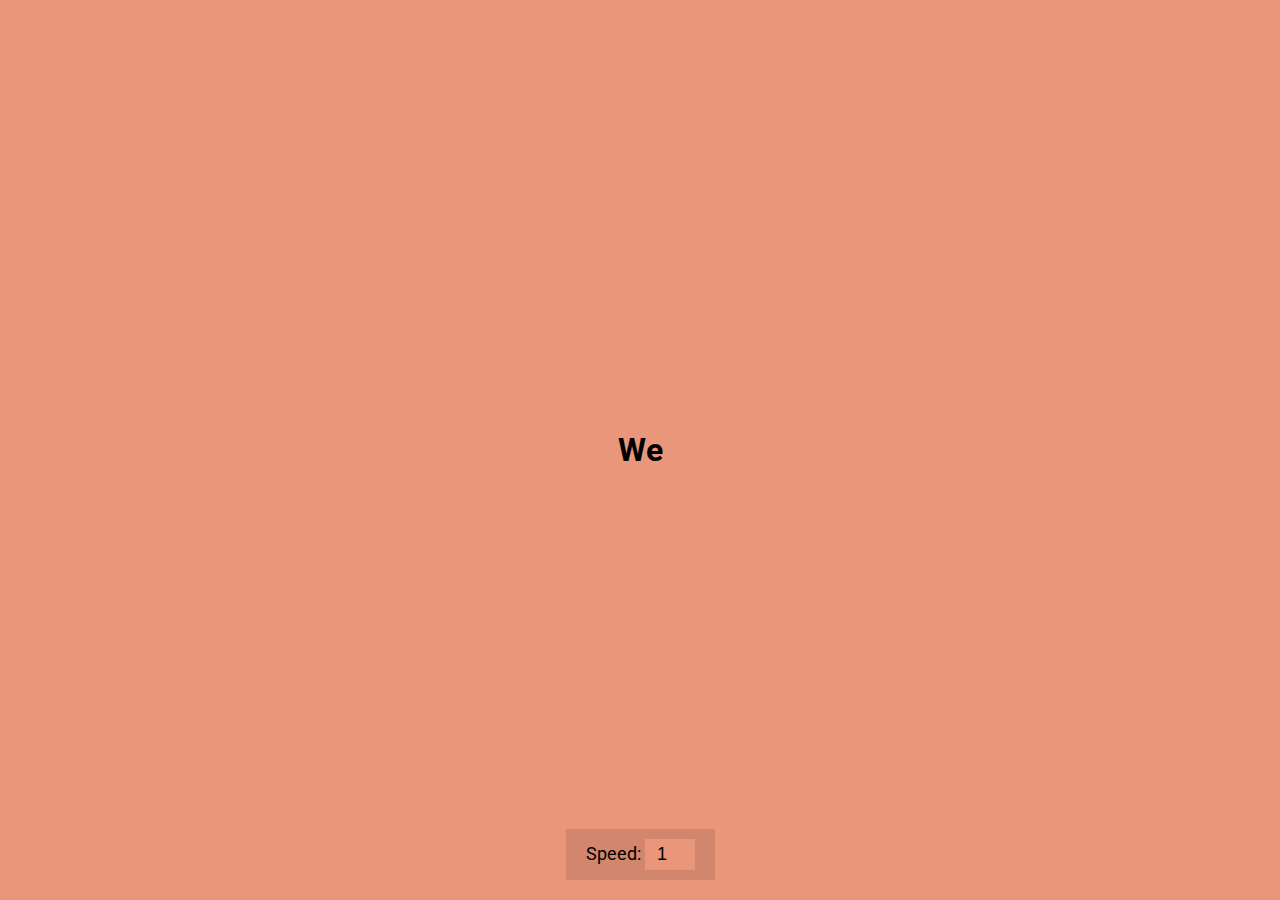
<file: auto-text-effect/index.html>
<!DOCTYPE html>
<html lang="en">
  <head>
    <meta charset="UTF-8" />
    <meta name="viewport" content="width=device-width, initial-scale=1.0" />
    <link rel="stylesheet" href="style.css" />
    <title>Auto Text Effect</title>
  </head>
  <body>
    <h1 id="text">Starting...</h1>

    <div>
      <label for="speed">Speed:</label>
      <input type="number" name="speed" id="speed" value="1" min="1" max="10" step="1">
    </div>

    <script src="script.js"></script>
  </body>
</html>
</file>
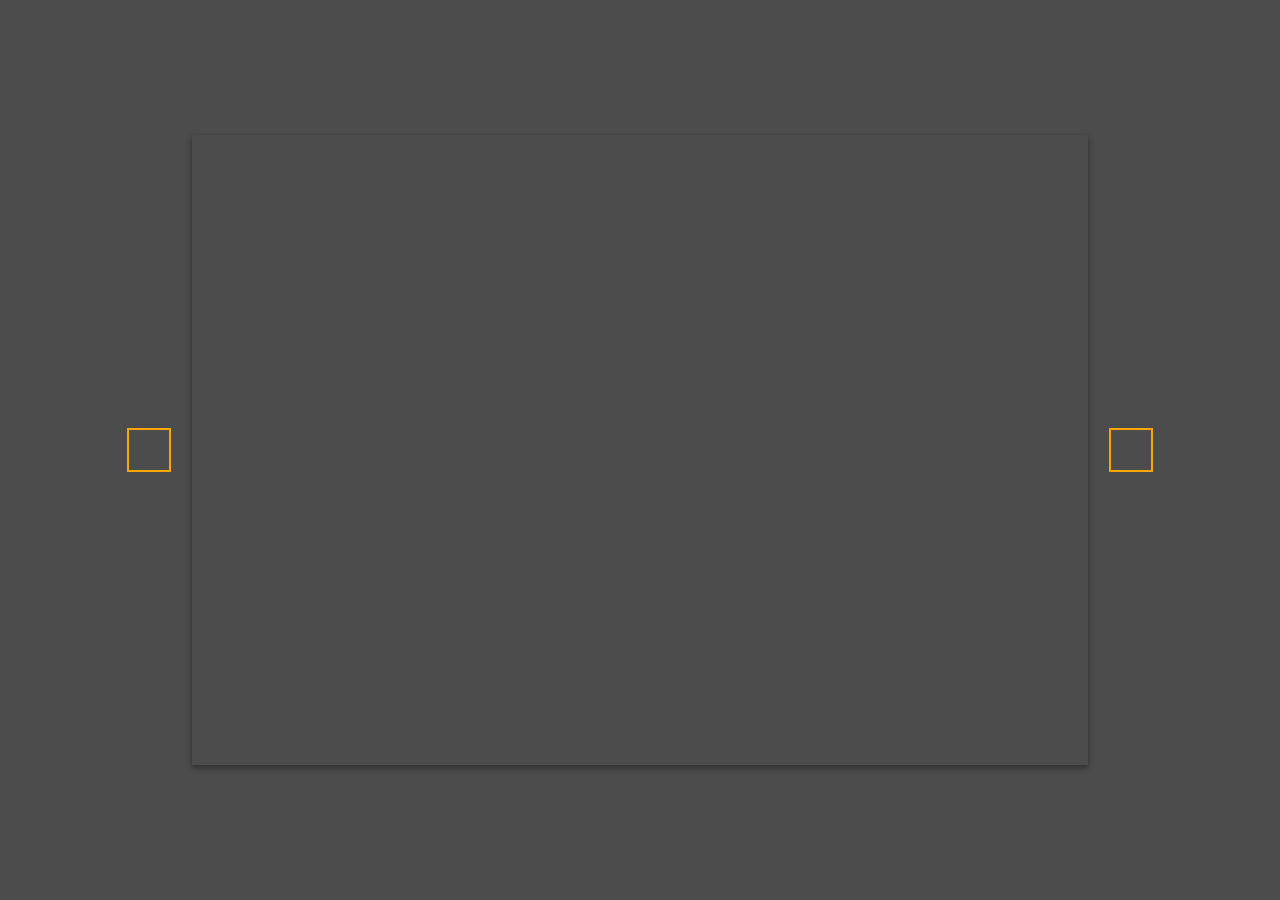
<file: background-slider/index.html>
<!DOCTYPE html>
<html lang="en">
  <head>
    <meta charset="UTF-8" />
    <meta name="viewport" content="width=device-width, initial-scale=1.0" />
    <link
      rel="stylesheet"
      href="https://cdnjs.cloudflare.com/ajax/libs/font-awesome/5.14.0/css/all.min.css"
      integrity="sha512-1PKOgIY59xJ8Co8+NE6FZ+LOAZKjy+KY8iq0G4B3CyeY6wYHN3yt9PW0XpSriVlkMXe40PTKnXrLnZ9+fkDaog=="
      crossorigin="anonymous"
    />
    <link rel="stylesheet" href="style.css" />
    <title>Background Slider</title>
  </head>
  <body>
    <div class="slider-container">
      <div
        class="slide active"
        style="
          background-image: url('https://images.unsplash.com/photo-1549880338-65ddcdfd017b?ixlib=rb-1.2.1&ixid=eyJhcHBfaWQiOjEyMDd9&auto=format&fit=crop&w=2100&q=80');
        "
      ></div>
      <div
        class="slide"
        style="
          background-image: url('https://images.unsplash.com/photo-1511593358241-7eea1f3c84e5?ixlib=rb-1.2.1&ixid=eyJhcHBfaWQiOjEyMDd9&auto=format&fit=crop&w=1934&q=80');
        "
      ></div>

      <div
        class="slide"
        style="
          background-image: url('https://images.unsplash.com/photo-1495467033336-2effd8753d51?ixlib=rb-1.2.1&ixid=eyJhcHBfaWQiOjEyMDd9&auto=format&fit=crop&w=2100&q=80');
        "
      ></div>

      <div
        class="slide"
        style="
          background-image: url('https://images.unsplash.com/photo-1522735338363-cc7313be0ae0?ixlib=rb-1.2.1&ixid=eyJhcHBfaWQiOjEyMDd9&auto=format&fit=crop&w=2689&q=80');
        "
      ></div>

      <div
        class="slide"
        style="
          background-image: url('https://images.unsplash.com/photo-1559087867-ce4c91325525?ixlib=rb-1.2.1&ixid=eyJhcHBfaWQiOjEyMDd9&auto=format&fit=crop&w=2100&q=80');
        "
      ></div>

      <button class="arrow left-arrow" id="left">
        <i class="fas fa-arrow-left"></i>
      </button>

      <button class="arrow right-arrow" id="right">
        <i class="fas fa-arrow-right"></i>
      </button>
    </div>
    <script src="script.js"></script>
  </body>
</html>
</file>
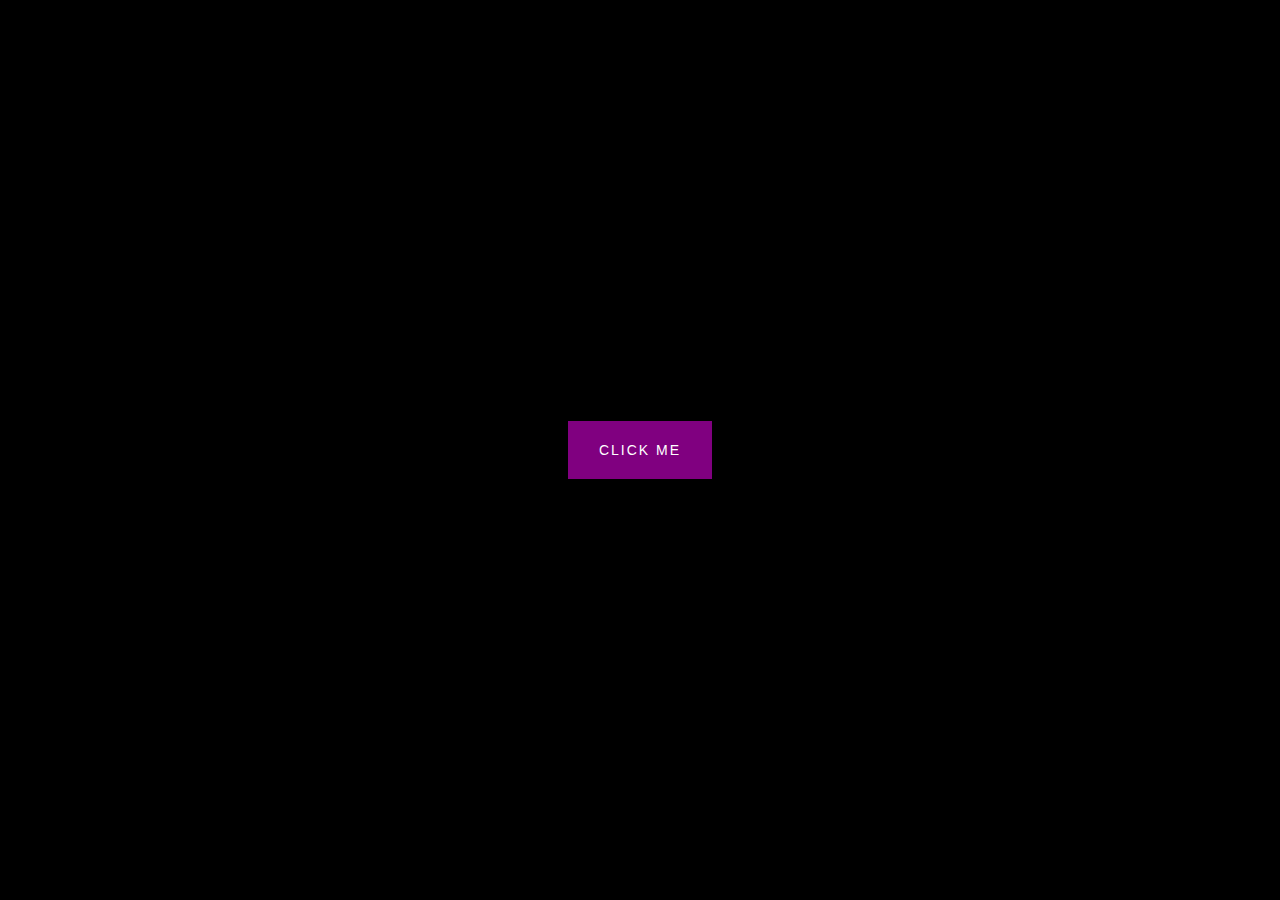
<file: button-ripple-effect/index.html>
<!DOCTYPE html>
<html lang="en">
  <head>
    <meta charset="UTF-8" />
    <meta name="viewport" content="width=device-width, initial-scale=1.0" />
    <link rel="stylesheet" href="style.css" />
    <title>Button Ripple Effect</title>
  </head>
  <body>
    <button class="ripple">Click Me</button>
    <script src="script.js"></script>
  </body>
</html>
</file>
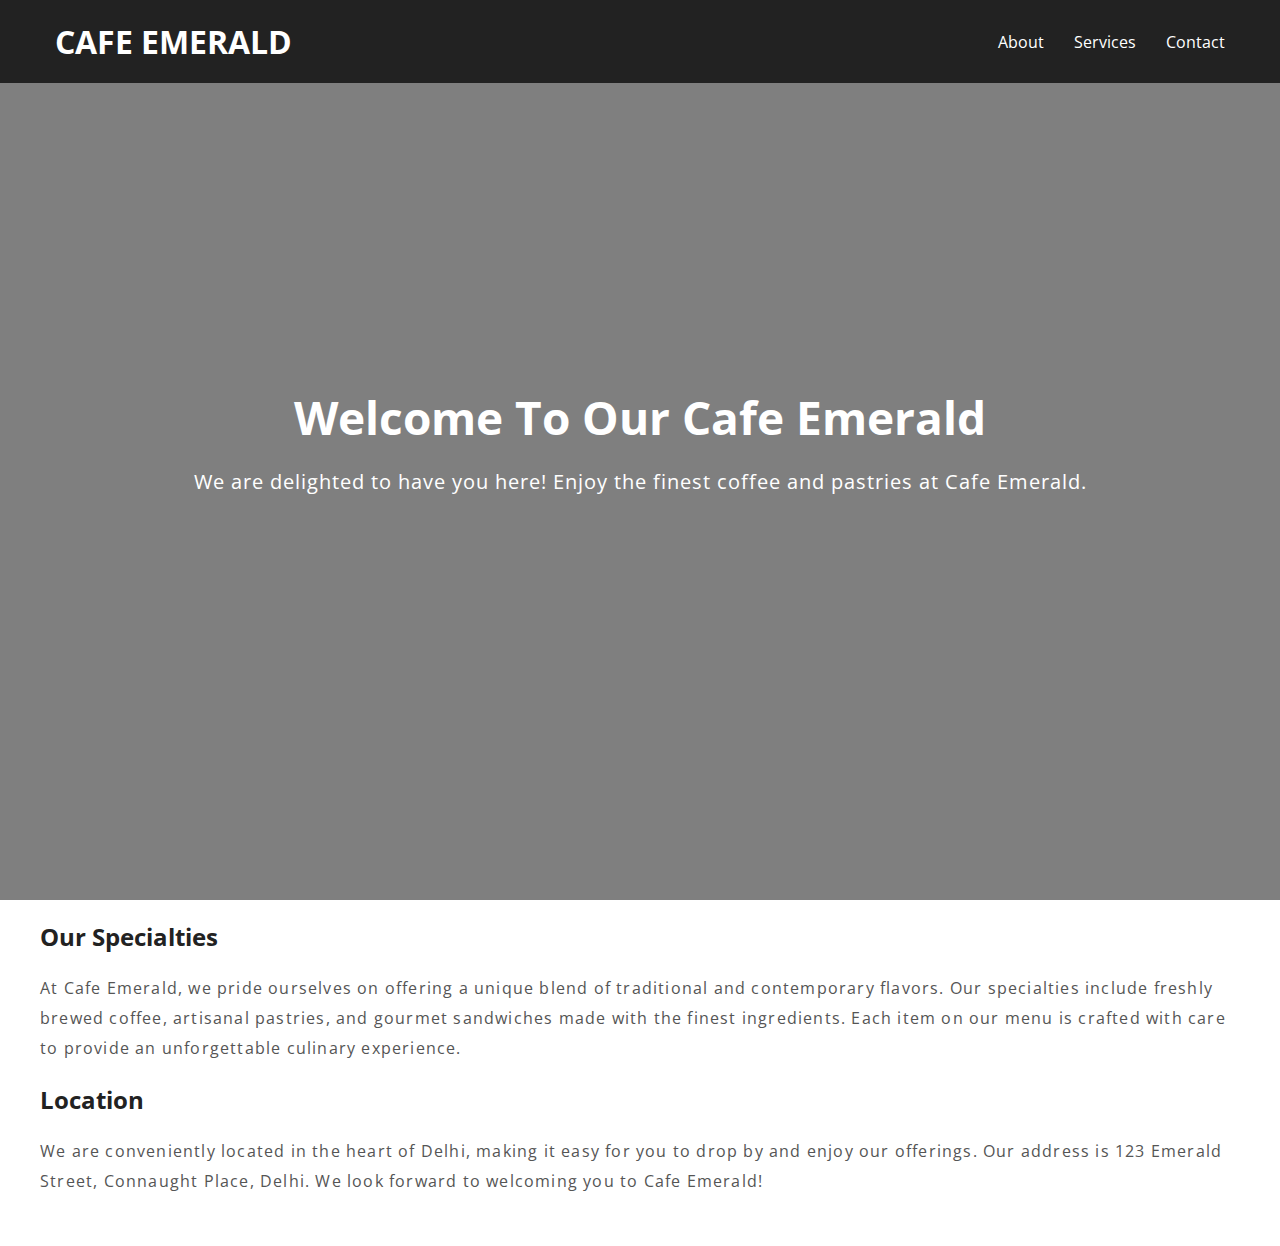
<file: CAFE EMERALD/index.html>
<!DOCTYPE html>
<html lang="en">
  <head>
    <meta charset="UTF-8" />
    <meta name="viewport" content="width=device-width, initial-scale=1.0" />
    <link rel="stylesheet" href="style.css" />
    <title>CAFE EMERALD</title>
  </head>
  <body>
    <nav class="nav">
      <div class="container">
        <h1 class="logo"><a href="/index.html">CAFE EMERALD</a></h1>
        <ul>
          <li><a href="about.html">About</a></li>
          <li><a href="services.html">Services</a></li>
          <li><a href="contact.html">Contact</a></li>
        </ul>
      </div>
    </nav>

    <div class="hero">
      <div class="container">
        <h1>Welcome To Our Cafe Emerald</h1>
        <p>We are delighted to have you here! Enjoy the finest coffee and pastries at Cafe Emerald.</p>
      </div>
    </div>

    <section class="container content">
      <h2>Our Specialties</h2>
      <p>At Cafe Emerald, we pride ourselves on offering a unique blend of traditional and contemporary flavors. Our specialties include freshly brewed coffee, artisanal pastries, and gourmet sandwiches made with the finest ingredients. Each item on our menu is crafted with care to provide an unforgettable culinary experience.</p>

      <h3>Location</h3>
      <p>We are conveniently located in the heart of Delhi, making it easy for you to drop by and enjoy our offerings. Our address is 123 Emerald Street, Connaught Place, Delhi. We look forward to welcoming you to Cafe Emerald!</p>
    </section>

    <script src="script.js"></script>
  </body>
</html>
</file>
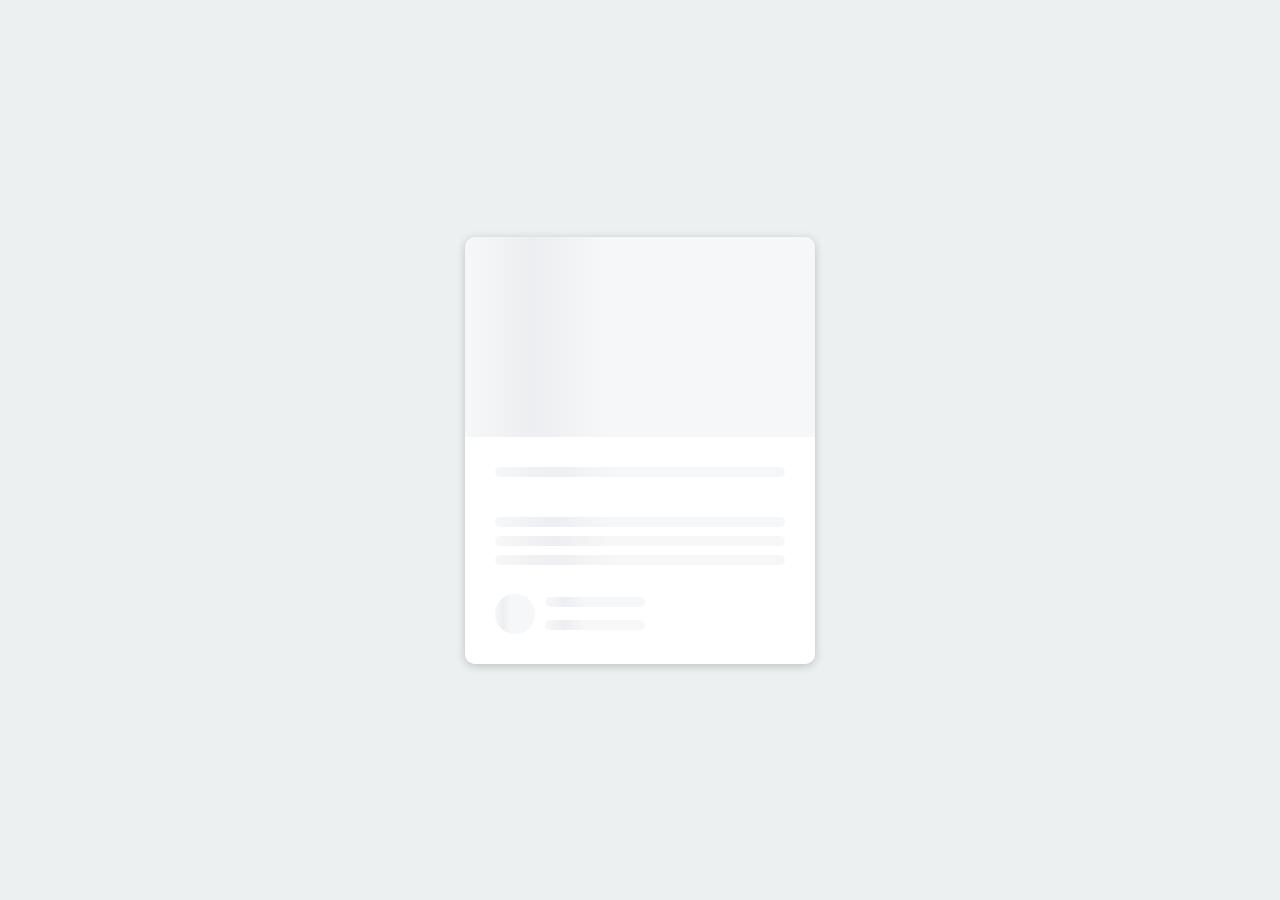
<file: content-placeholder/index.html>
<!DOCTYPE html>
<html lang="en">
  <head>
    <meta charset="UTF-8" />
    <meta name="viewport" content="width=device-width, initial-scale=1.0" />
    <link rel="stylesheet" href="style.css" />
    <title>Content Placeholder</title>
  </head>
  <body>
    <div class="card">
      <div class="card-header animated-bg" id="header">&nbsp;</div>

      <div class="card-content">
        <h3 class="card-title animated-bg animated-bg-text" id="title">
          &nbsp;
        </h3>
        <p class="card-excerpt" id="excerpt">
          &nbsp;
          <span class="animated-bg animated-bg-text">&nbsp;</span>
          <span class="animated-bg animated-bg-text">&nbsp;</span>
          <span class="animated-bg animated-bg-text">&nbsp;</span>
        </p>
        <div class="author">
          <div class="profile-img animated-bg" id="profile_img">&nbsp;</div>
          <div class="author-info">
            <strong class="animated-bg animated-bg-text" id="name"
              >&nbsp;</strong
            >
            <small class="animated-bg animated-bg-text" id="date">&nbsp;</small>
          </div>
        </div>
      </div>
    </div>

    <script src="script.js"></script>
  </body>
</html>
</file>
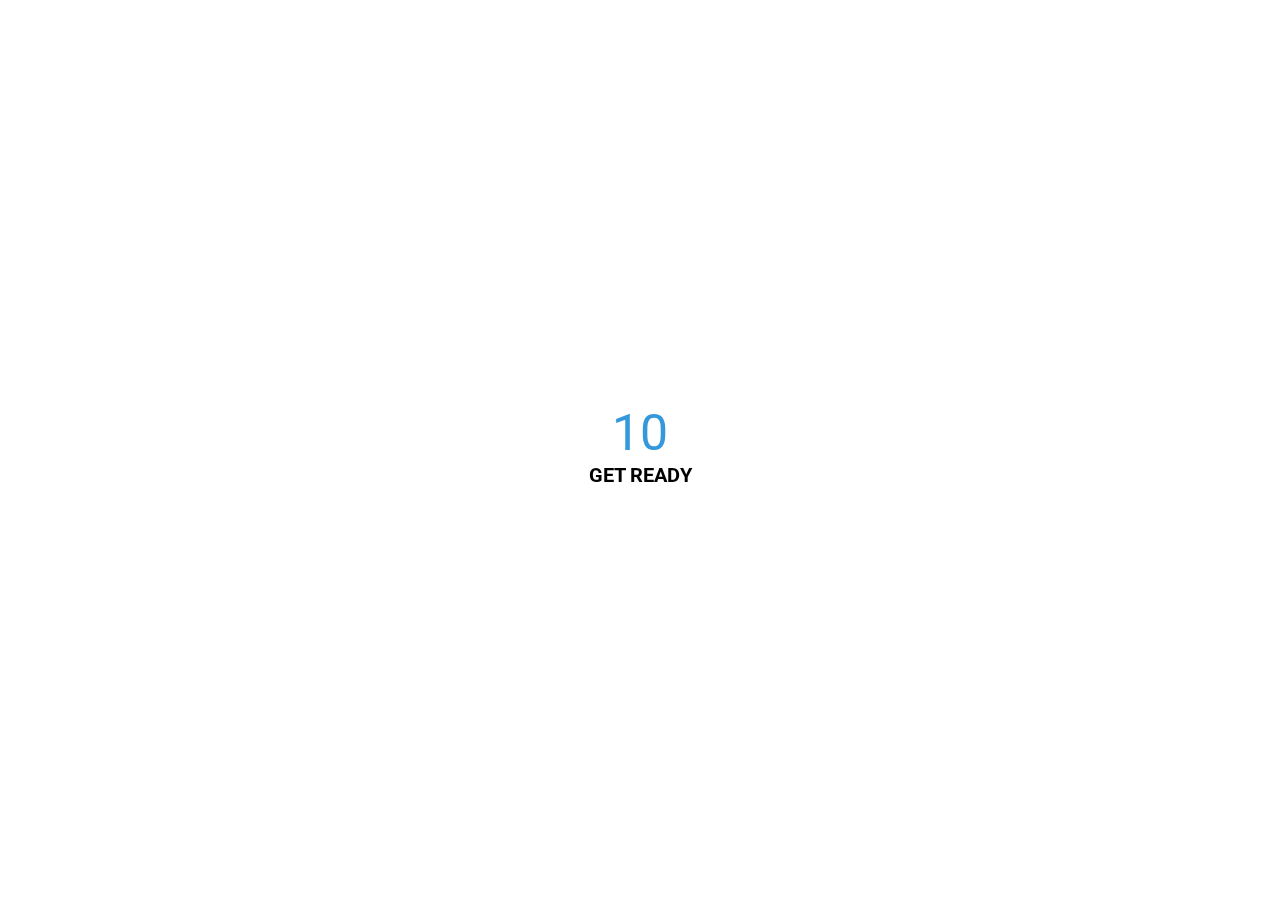
<file: counter/index.html>
<!DOCTYPE html>
<html lang="en">
  <head>
    <meta charset="UTF-8" />
    <meta name="viewport" content="width=device-width, initial-scale=1.0" />
    <link rel="stylesheet" href="style.css" />
    <title>COUNTER</title>
  </head>
  <body>
    <div class="counter">
      <div class="nums">
        <span class="in">10</span>
        <span>9</span>
        <span>8</span>
        <span>7</span>
        <span>6</span>
        <span>5</span>
        <span>4</span>
        <span>3</span>
        <span>2</span>
        <span>1</span>
      </div>
      <h4>Get Ready</h4>
    </div>

    <div class="final">
      <h1>GO</h1>
      <button id="replay">
        <span>Replay</span>
      </button>
    </div>
    <script src="script.js"></script>
  </body>
</html>
</file>
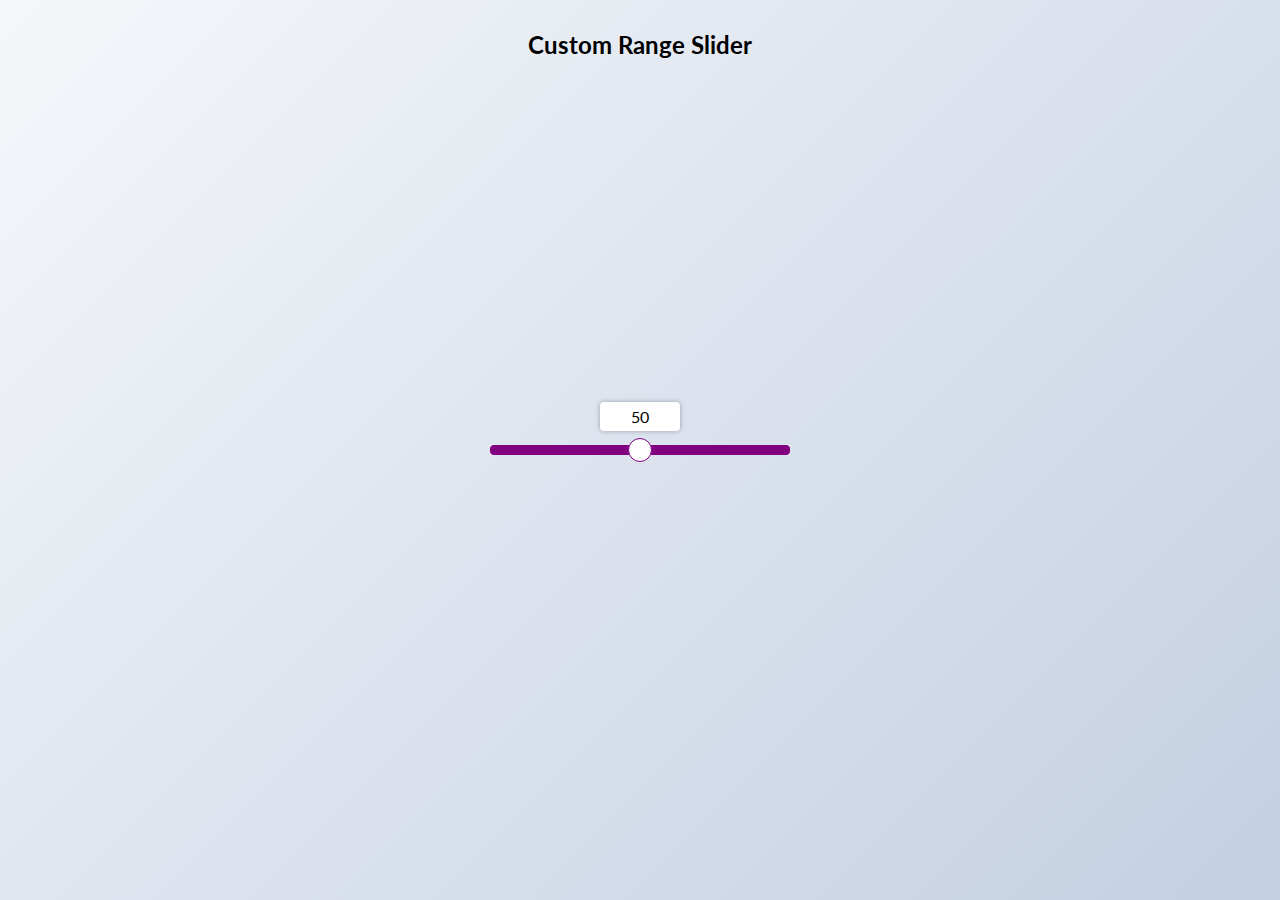
<file: custom-range-slider/index.html>
<!DOCTYPE html>
<html lang="en">
  <head>
    <meta charset="UTF-8" />
    <meta name="viewport" content="width=device-width, initial-scale=1.0" />
    <link rel="stylesheet" href="style.css" />
    <title>Custom Range Slider</title>
  </head>
  <body>
    <h2>Custom Range Slider</h2>
    <div class="range-container">
      <input type="range" id="range" min="0" max="100">
      <label for="range">50</label>
    </div>

    <script src="script.js"></script>
  </body>
</html>
</file>
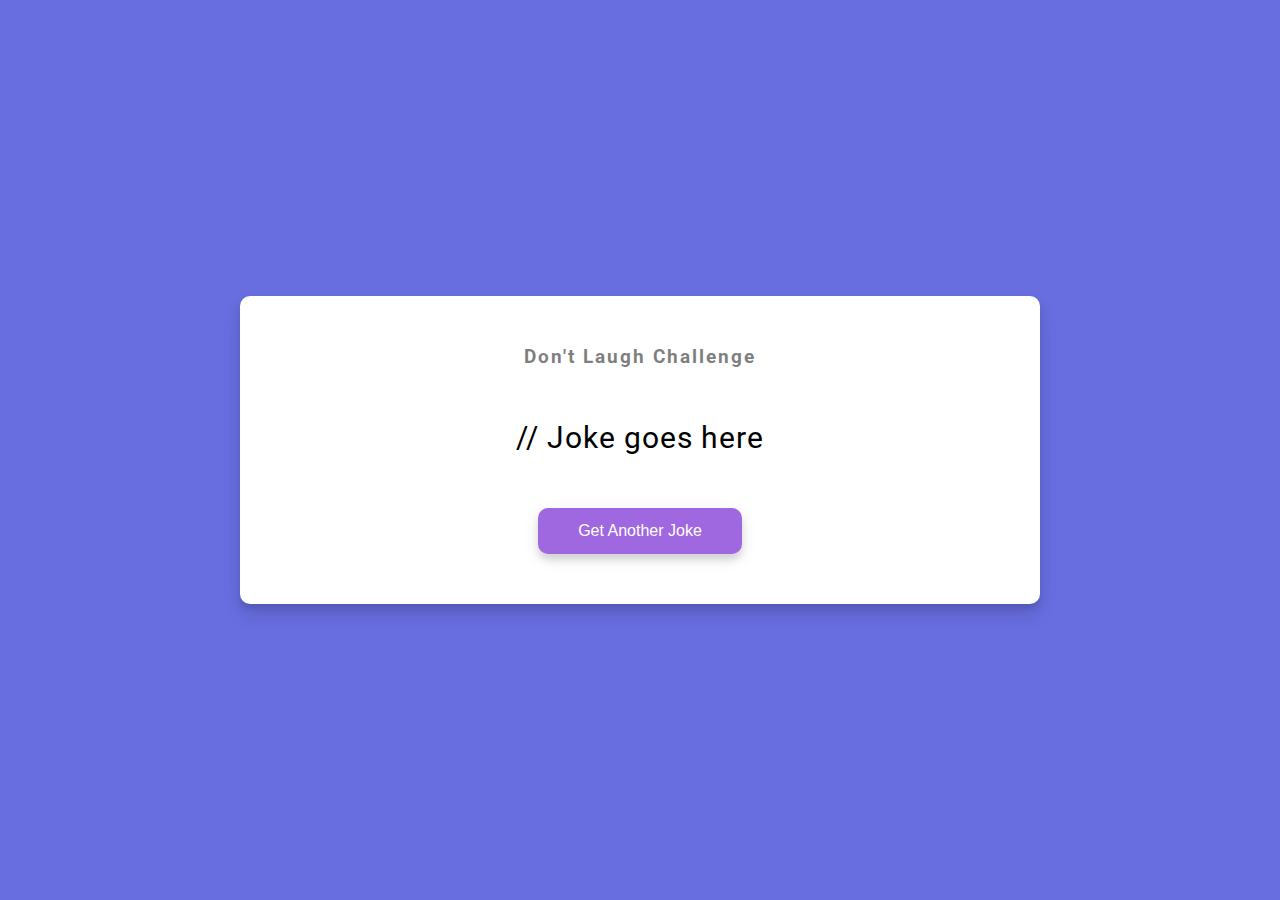
<file: dad-jokes/index.html>
<!DOCTYPE html>
<html lang="en">
  <head>
    <meta charset="UTF-8" />
    <meta name="viewport" content="width=device-width, initial-scale=1.0" />
    <link rel="stylesheet" href="style.css" />
    <title>Dad Jokes</title>
  </head>
  <body>
    <div class="container">
      <h3>Don't Laugh Challenge</h3>
      <div id="joke" class="joke">// Joke goes here</div>
      <button id="jokeBtn" class="btn">Get Another Joke</button>
    </div>
    <script src="script.js"></script>
  </body>
</html>
</file>
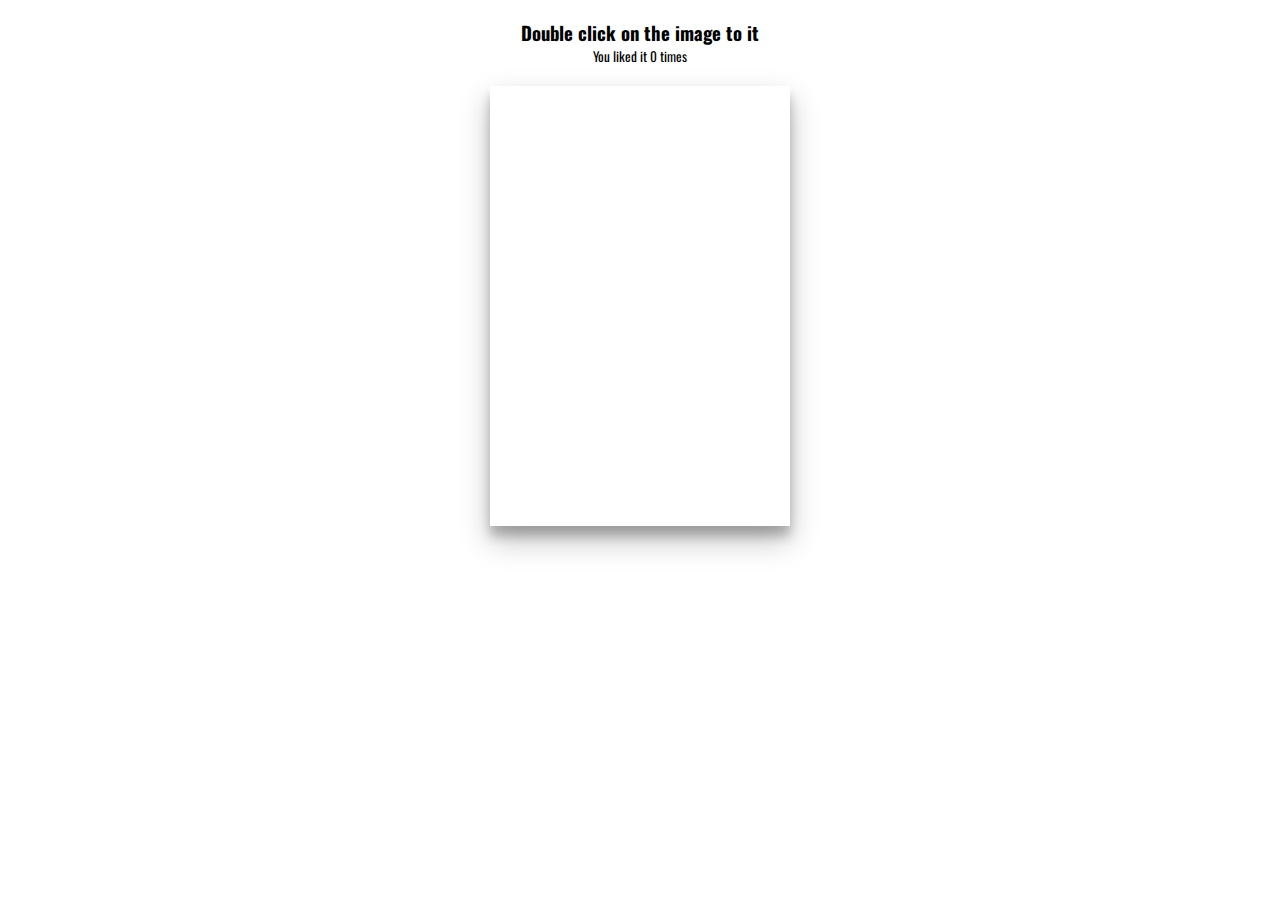
<file: double-click-heart/index.html>
<!DOCTYPE html>
<html lang="en">
  <head>
    <meta charset="UTF-8" />
    <meta name="viewport" content="width=device-width, initial-scale=1.0" />
    <link rel="stylesheet" href="https://cdnjs.cloudflare.com/ajax/libs/font-awesome/5.14.0/css/all.min.css" integrity="sha512-1PKOgIY59xJ8Co8+NE6FZ+LOAZKjy+KY8iq0G4B3CyeY6wYHN3yt9PW0XpSriVlkMXe40PTKnXrLnZ9+fkDaog==" crossorigin="anonymous" />
    <link rel="stylesheet" href="style.css" />
    <title>Double Click Heart</title>
  </head>
  <body>
    <h3>Double click on the image to <i class="fas fa-heart"></i> it</h3>
    <small>You liked it <span id="times">0</span> times</small>

    <div class="loveMe"></div>

    <script src="script.js"></script>
  </body>
</html>
</file>
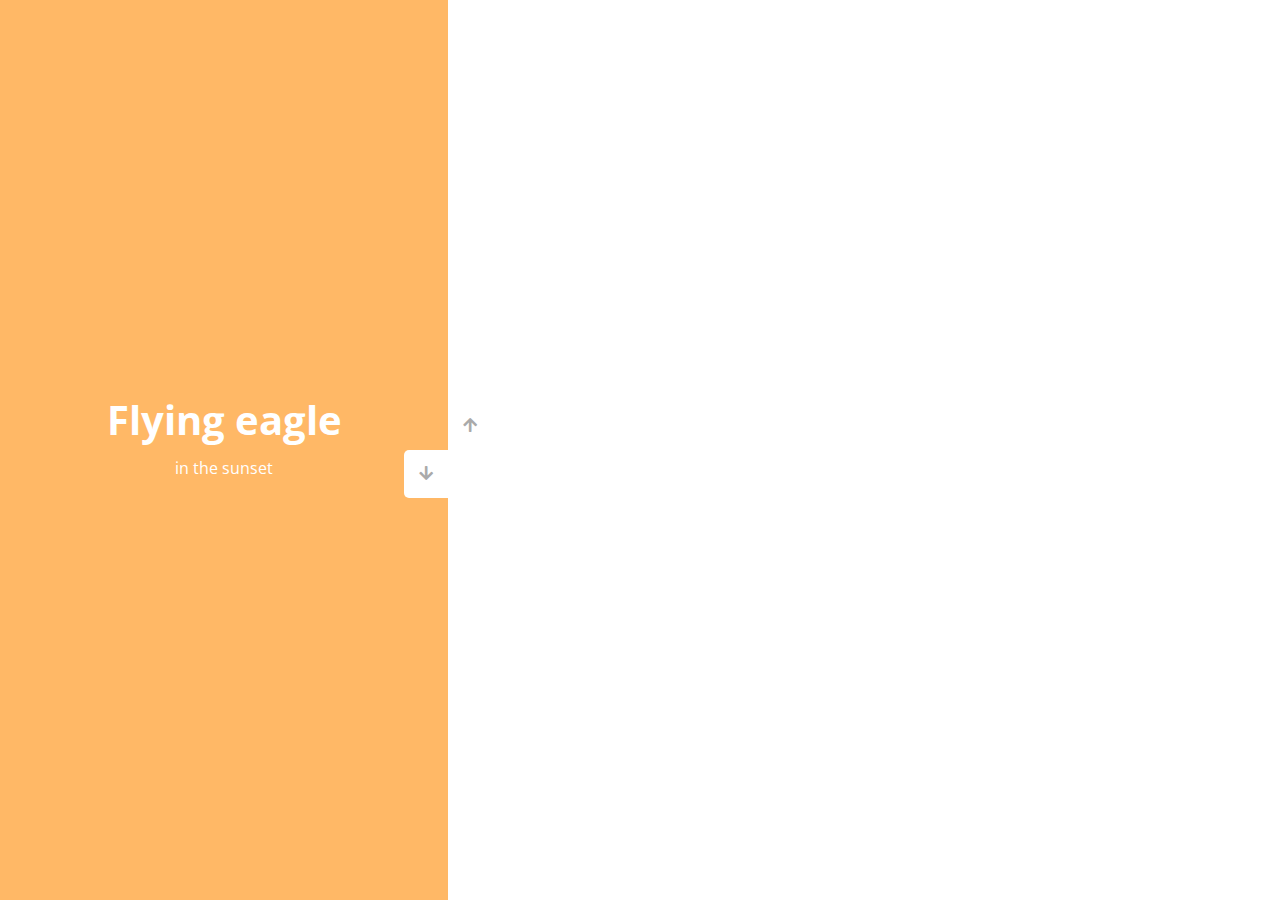
<file: double-vertical-slider/index.html>
<!DOCTYPE html>
<html lang="en">
  <head>
    <meta charset="UTF-8" />
    <meta name="viewport" content="width=device-width, initial-scale=1.0" />
    <link rel="stylesheet" href="https://cdnjs.cloudflare.com/ajax/libs/font-awesome/5.15.1/css/all.min.css" />
    <link rel="stylesheet" href="style.css" />
    <title>Vertical Slider</title>
  </head>
  <body>
    <div class="slider-container">
      <div class="left-slide">
        <div style="background-color: #FD3555">
          <h1>Nature flower</h1>
          <p>all in pink</p>
        </div>
        <div style="background-color: #2A86BA">
          <h1>Bluuue Sky</h1>
          <p>with it's mountains</p>
        </div>
        <div style="background-color: #252E33">
          <h1>Lonely castle</h1>
          <p>in the wilderness</p>
        </div>
        <div style="background-color: #FFB866">
          <h1>Flying eagle</h1>
          <p>in the sunset</p>
        </div>
      </div>
      <div class="right-slide">
        <div style="background-image: url('https://images.unsplash.com/photo-1508768787810-6adc1f613514?ixlib=rb-0.3.5&ixid=eyJhcHBfaWQiOjEyMDd9&s=e27f6661df21ed17ab5355b28af8df4e&auto=format&fit=crop&w=1350&q=80')"></div>
        <div style="background-image: url('https://images.unsplash.com/photo-1519981593452-666cf05569a9?ixlib=rb-0.3.5&ixid=eyJhcHBfaWQiOjEyMDd9&s=90ed8055f06493290dad8da9584a13f7&auto=format&fit=crop&w=715&q=80')"></div>
        <div style="background-image: url('https://images.unsplash.com/photo-1486899430790-61dbf6f6d98b?ixlib=rb-0.3.5&ixid=eyJhcHBfaWQiOjEyMDd9&s=8ecdee5d1b3ed78ff16053b0227874a2&auto=format&fit=crop&w=1002&q=80')"></div>
        <div style="background-image: url('https://images.unsplash.com/photo-1510942201312-84e7962f6dbb?ixlib=rb-0.3.5&ixid=eyJhcHBfaWQiOjEyMDd9&s=da4ca7a78004349f1b63f257e50e4360&auto=format&fit=crop&w=1050&q=80')"></div>
      </div>
      <div class="action-buttons">
        <button class="down-button">
          <i class="fas fa-arrow-down"></i>
        </button>
        <button class="up-button">
          <i class="fas fa-arrow-up"></i>
        </button>
      </div>
    </div>

    <script src="script.js"></script>
  </body>
</html>
</file>
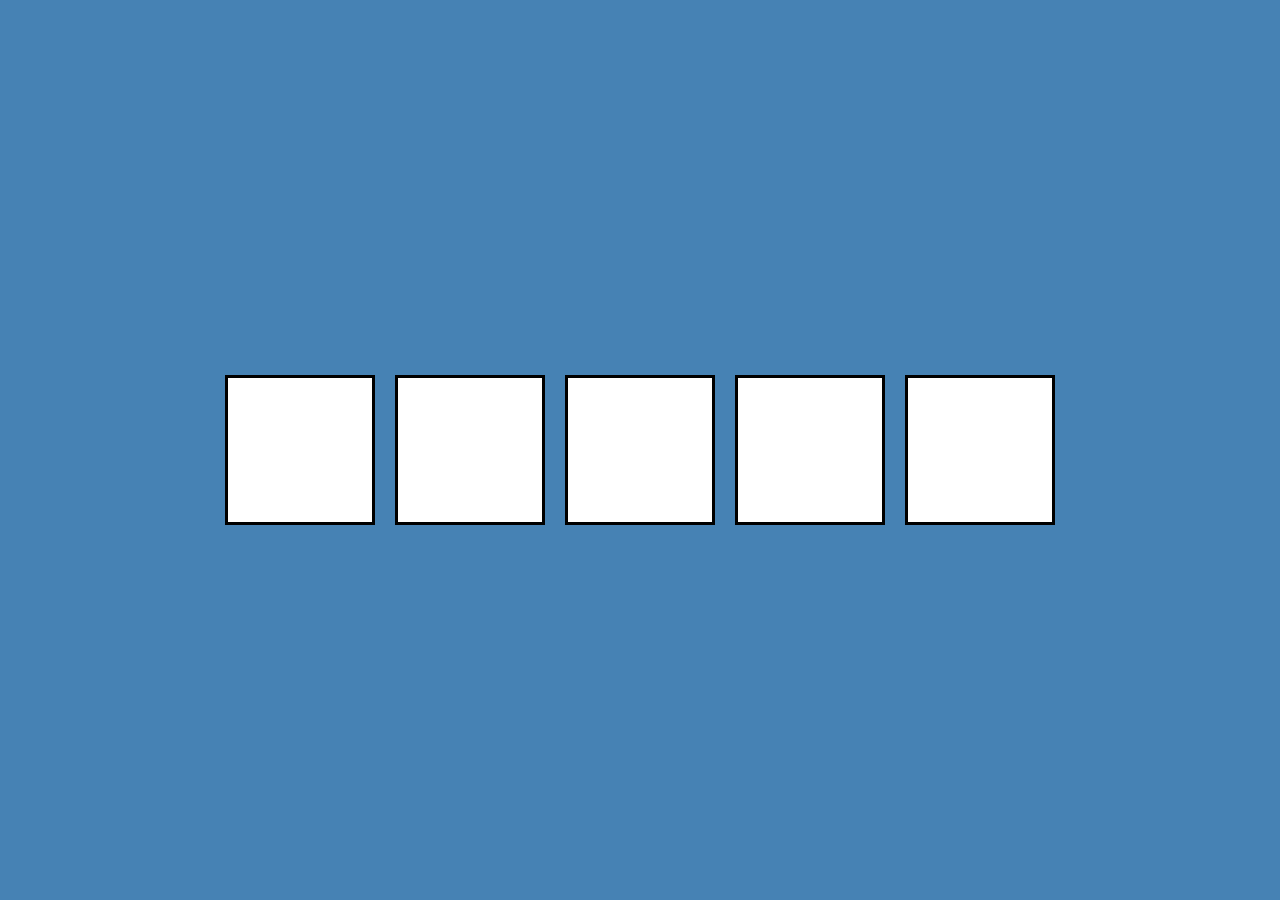
<file: drag-n-drop/index.html>
<!DOCTYPE html>
<html lang="en">
  <head>
    <meta charset="UTF-8" />
    <meta name="viewport" content="width=device-width, initial-scale=1.0" />
    <link rel="stylesheet" href="style.css" />
    <title>Drag N Drop</title>
  </head>
  <body>
    <div class="empty">
      <div class="fill" draggable="true"></div>
    </div>
    <div class="empty"></div>
    <div class="empty"></div>
    <div class="empty"></div>
    <div class="empty"></div>

    <script src="script.js"></script>
  </body>
</html>
</file>
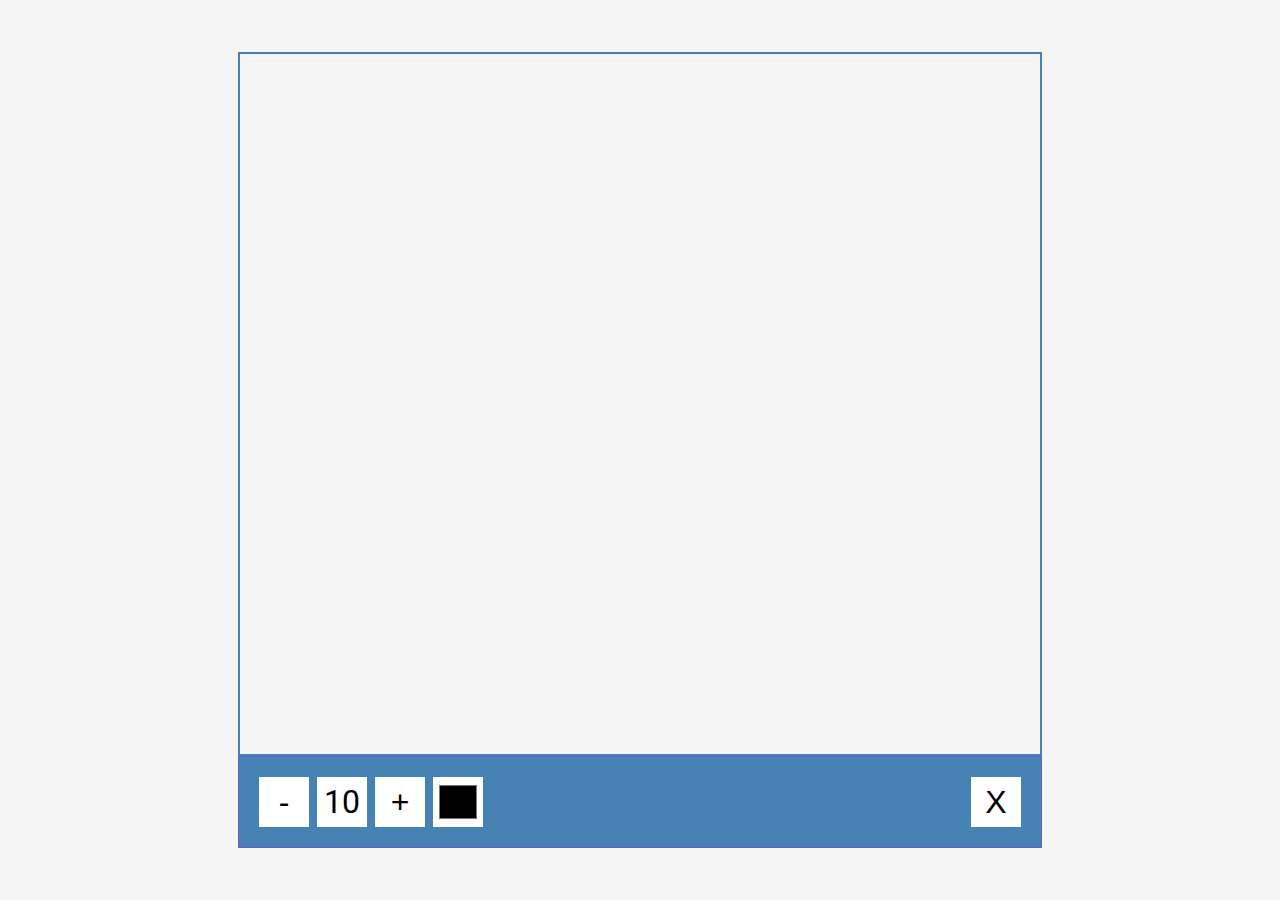
<file: drawing-app/index.html>
<!DOCTYPE html>
<html lang="en">
  <head>
    <meta charset="UTF-8" />
    <meta name="viewport" content="width=device-width, initial-scale=1.0" />
    <link rel="stylesheet" href="style.css" />
    <title>Drawing App</title>
  </head>
  <body>
    <canvas id="canvas" width="800" height="700"></canvas>
    <div class="toolbox">
      <button id="decrease">-</button>
      <span id="size">10</span>
      <button id="increase">+</button>
      <input type="color" id="color">
      <button id="clear">X</button>
    </div>

    <script src="script.js"></script>
  </body>
</html>
</file>
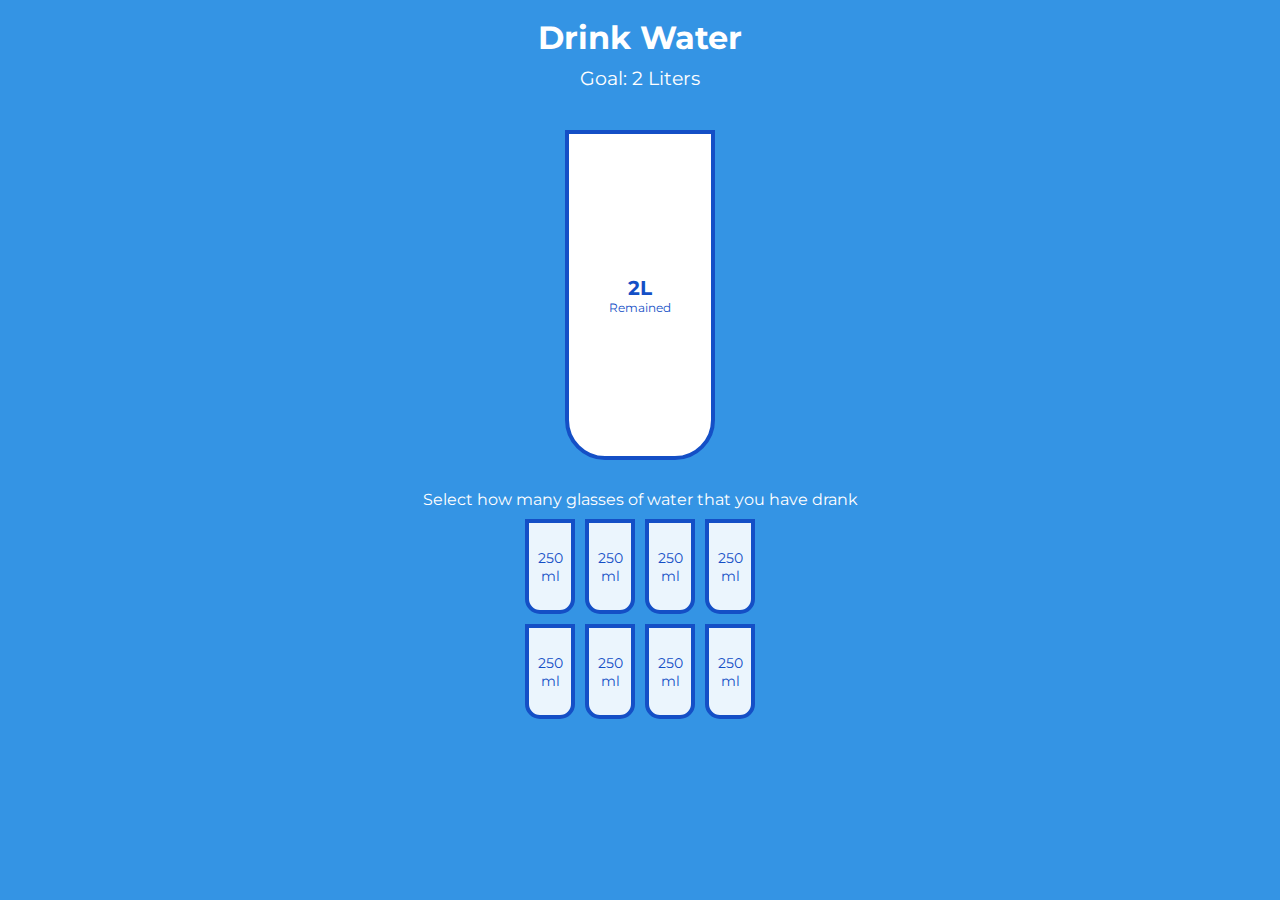
<file: drink-water/index.html>
<!DOCTYPE html>
<html lang="en">
  <head>
    <meta charset="UTF-8" />
    <meta name="viewport" content="width=device-width, initial-scale=1.0" />
    <link rel="stylesheet" href="style.css" />
    <title>Drink Water</title>
  </head>
  <body>
    <h1>Drink Water</h1>
    <h3>Goal: 2 Liters</h3>

    <div class="cup">
      <div class="remained" id="remained">
        <span id="liters"></span>
        <small>Remained</small>
      </div>

      <div class="percentage" id="percentage"></div>
    </div>

    <p class="text">Select how many glasses of water that you have drank</p>

    <div class="cups">
      <div class="cup cup-small">250 ml</div>
      <div class="cup cup-small">250 ml</div>
      <div class="cup cup-small">250 ml</div>
      <div class="cup cup-small">250 ml</div>
      <div class="cup cup-small">250 ml</div>
      <div class="cup cup-small">250 ml</div>
      <div class="cup cup-small">250 ml</div>
      <div class="cup cup-small">250 ml</div>
    </div>

    <script src="script.js"></script>
  </body>
</html>
</file>
<file: auto-text-effect/style.css>
@import url('https://fonts.googleapis.com/css2?family=Roboto:wght@400;700&display=swap');

* {
  box-sizing: border-box;
}

body {
  background-color: darksalmon;
  font-family: 'Roboto', sans-serif;
  display: flex;
  flex-direction: column;
  align-items: center;
  justify-content: center;
  height: 100vh;
  overflow: hidden;
  margin: 0;
}

div {
  position: absolute;
  bottom: 20px;
  background: rgba(0, 0, 0, 0.1);
  padding: 10px 20px;
  font-size: 18px;
}

input {
  width: 50px;
  padding: 5px;
  font-size: 18px;
  background-color: darksalmon;
  border: none;
  text-align: center;
}

input:focus {
  outline: none;
}
</file>
<file: background-slider/style.css>
@import url('https://fonts.googleapis.com/css2?family=Roboto:wght@400;700&display=swap');

* {
  box-sizing: border-box;
}

body {
  font-family: 'Roboto', sans-serif;
  display: flex;
  flex-direction: column;
  align-items: center;
  justify-content: center;
  height: 100vh;
  overflow: hidden;
  margin: 0;
  background-position: center center;
  background-size: cover;
  transition: 0.4s;
}

body::before {
  content: '';
  position: absolute;
  top: 0;
  left: 0;
  width: 100%;
  height: 100vh;
  background-color: rgba(0, 0, 0, 0.7);
  z-index: -1;
}

.slider-container {
  box-shadow: 0 3px 6px rgba(0, 0, 0, 0.16), 0 3px 6px rgba(0, 0, 0, 0.23);
  height: 70vh;
  width: 70vw;
  position: relative;
  overflow: hidden;
}

.slide {
  opacity: 0;
  height: 100vh;
  width: 100vw;
  background-position: center center;
  background-size: cover;
  position: absolute;
  top: -15vh;
  left: -15vw;
  transition: 0.4s ease;
  z-index: 1;
}

.slide.active {
  opacity: 1;
}

.arrow {
  position: fixed;
  background-color: transparent;
  color: #fff;
  padding: 20px;
  font-size: 30px;
  border: 2px solid orange;
  top: 50%;
  transform: translateY(-50%);
  cursor: pointer;
}

.arrow:focus {
  outline: 0;
}

.left-arrow {
  left: calc(15vw - 65px);
}

.right-arrow {
  right: calc(15vw - 65px);
}
</file>
<file: button-ripple-effect/style.css>
@import url('https://fonts.googleapis.com/css2?family=Roboto:wght@400;700&display=swap');

* {
  box-sizing: border-box;
}

body {
  background-color: #000;
  font-family: 'Roboto', sans-serif;
  display: flex;
  flex-direction: column;
  align-items: center;
  justify-content: center;
  height: 100vh;
  overflow: hidden;
  margin: 0;
}

button {
  background-color: purple;
  color: #fff;
  border: 1px purple solid;
  font-size: 14px;
  text-transform: uppercase;
  letter-spacing: 2px;
  padding: 20px 30px;
  overflow: hidden;
  margin: 10px 0;
  position: relative;
}

button:focus {
  outline: none;
}

button .circle {
  position: absolute;
  background-color: #fff;
  width: 100px;
  height: 100px;
  border-radius: 50%;
  transform: translate(-50%, -50%) scale(0);
  animation: scale 0.5s ease-out;
}

@keyframes scale {
  to {
    transform: translate(-50%, -50%) scale(3);
    opacity: 0;
  }
}
</file>
<file: CAFE EMERALD/style.css>
@import url('https://fonts.googleapis.com/css?family=Open+Sans');

* {
  box-sizing: border-box;
  margin: 0;
  padding: 0;
}

body {
  font-family: 'Open Sans', sans-serif;
  color: #222;
  padding-bottom: 50px;
}

.container {
  max-width: 1200px;
  margin: 0 auto;
}

.nav {
  position: fixed;
  background-color: #222;
  top: 0;
  left: 0;
  right: 0;
  transition: all 0.3s ease-in-out;
}

.nav .container {
  display: flex;
  justify-content: space-between;
  align-items: center;
  padding: 20px 0;
  transition: all 0.3s ease-in-out;
}

.nav ul {
  display: flex;
  list-style-type: none;
  align-items: center;
  justify-content: center;
}

.nav a {
  color: #fff;
  text-decoration: none;
  padding: 7px 15px;
  transition: all 0.3s ease-in-out;
}

.nav.active {
  background-color: #fff;
  box-shadow: 0 2px 10px rgba(0, 0, 0, 0.3);
}

.nav.active a {
  color: #000;
}

.nav.active .container {
  padding: 10px 0;
}

.nav a.current,
.nav a:hover {
  color: #c0392b;
  font-weight: bold;
}

.hero {
  background-image: url('https://images.pexels.com/photos/450035/pexels-photo-450035.jpeg?auto=compress&cs=tinysrgb&dpr=2&h=750&w=1260');
  background-repeat: no-repeat;
  background-size: cover;
  background-position: bottom center;
  height: 100vh;
  color: #fff;
  display: flex;
  justify-content: center;
  align-items: center;
  text-align: center;
  position: relative;
  margin-bottom: 20px;
  z-index: -2;
}

.hero::before {
  content: '';
  position: absolute;
  top: 0;
  left: 0;
  width: 100%;
  height: 100%;
  background-color: rgba(0, 0, 0, 0.5);
  z-index: -1;
}

.hero h1 {
  font-size: 46px;
  margin: -20px 0 20px;
}

.hero p {
  font-size: 20px;
  letter-spacing: 1px;
}

.content h2,
.content h3 {
  font-size: 150%;
  margin: 20px 0;
}

.content p {
  color: #555;
  line-height: 30px;
  letter-spacing: 1.2px;
}
/* Add these styles at the end of your existing style.css file */

/* Style for the contact form container */
.contact-form {
  background: #f9f9f9;
  padding: 20px;
  border-radius: 5px;
  box-shadow: 0 2px 10px rgba(0, 0, 0, 0.1);
}

/* Style for each form group */
.form-group {
  margin-bottom: 15px;
}

/* Style for form labels */
.contact-form label {
  display: block;
  margin-bottom: 5px;
  font-weight: bold;
}

/* Style for form inputs and textarea */
.contact-form input,
.contact-form textarea {
  width: 100%;
  padding: 10px;
  border: 1px solid #ccc;
  border-radius: 3px;
  font-size: 16px;
}

/* Style for the submit button */
.contact-form .btn {
  background: #c0392b;
  color: #fff;
  padding: 10px 20px;
  border: none;
  border-radius: 3px;
  cursor: pointer;
  font-size: 16px;
  transition: background 0.3s ease-in-out;
}

.contact-form .btn:hover {
  background: #a32a1f;
}
/* Add these styles at the end of your existing style.css file */

/* Style for the service sections */
.service {
  background: #f9f9f9;
  padding: 20px;
  border-radius: 5px;
  margin-bottom: 20px;
  box-shadow: 0 2px 10px rgba(0, 0, 0, 0.1);
}

/* Style for the service headings */
.service h2 {
  font-size: 24px;
  margin-bottom: 10px;
  color: #c0392b;
}

/* Style for the service paragraphs */
.service p {
  font-size: 16px;
  color: #555;
  line-height: 1.5;
}
/* Add these styles at the end of your existing style.css file */

/* Style for the service sections */
.service {
  background: #f9f9f9;
  padding: 20px;
  border-radius: 5px;
  margin-bottom: 20px;
  box-shadow: 0 2px 10px rgba(0, 0, 0, 0.1);
}

/* Style for the service headings */
.service h2 {
  font-size: 24px;
  margin-bottom: 10px;
  color: #c0392b;
}

/* Style for the service paragraphs */
.service p {
  font-size: 16px;
  color: #555;
  line-height: 1.5;
}
</file>
<file: content-placeholder/style.css>
@import url('https://fonts.googleapis.com/css2?family=Roboto:wght@400;700&display=swap');

* {
  box-sizing: border-box;
}

body {
  background-color: #ecf0f1;
  font-family: 'Roboto', sans-serif;
  display: flex;
  align-items: center;
  justify-content: center;
  height: 100vh;
  overflow: hidden;
  margin: 0;
}

img {
  max-width: 100%;
}

.card {
  box-shadow: 0 2px 10px rgba(0, 0, 0, 0.2);
  border-radius: 10px;
  overflow: hidden;
  width: 350px;
}

.card-header {
  height: 200px;
}

.card-header img {
  object-fit: cover;
  height: 100%;
  width: 100%;
}

.card-content {
  background-color: #fff;
  padding: 30px;
}

.card-title {
  height: 20px;
  margin: 0;
}

.card-excerpt {
  color: #777;
  margin: 10px 0 20px;
}

.author {
  display: flex;
}

.profile-img {
  border-radius: 50%;
  overflow: hidden;
  height: 40px;
  width: 40px;
}

.author-info {
  display: flex;
  flex-direction: column;
  justify-content: space-around;
  margin-left: 10px;
  width: 100px;
}

.author-info small {
  color: #aaa;
  margin-top: 5px;
}

.animated-bg {
  background-image: linear-gradient(
    to right,
    #f6f7f8 0%,
    #edeef1 10%,
    #f6f7f8 20%,
    #f6f7f8 100%
  );
  background-size: 200% 100%;
  animation: bgPos 1s linear infinite;
}

.animated-bg-text {
  border-radius: 50px;
  display: inline-block;
  margin: 0;
  height: 10px;
  width: 100%;
}

@keyframes bgPos {
  0% {
    background-position: 50% 0;
  }

  100% {
    background-position: -150% 0;
  }
}
</file>
<file: counter/style.css>
@import url('https://fonts.googleapis.com/css2?family=Roboto:wght@400;700&display=swap');

* {
  box-sizing: border-box;
}

body {
  font-family: 'Roboto', sans-serif;
  margin: 0;
  height: 100vh;
  overflow: hidden;
}

h4 {
  font-size: 20px;
  margin: 5px;
  text-transform: uppercase;
}

.counter {
  position: fixed;
  top: 50%;
  left: 50%;
  transform: translate(-50%, -50%);
  text-align: center;
}

.counter.hide {
  transform: translate(-50%, -50%) scale(0);
  animation: hide 0.2s ease-out;
}

@keyframes hide {
  0% {
    transform: translate(-50%, -50%) scale(1);
  }

  100% {
    transform: translate(-50%, -50%) scale(0);
  }
}

.final {
  position: fixed;
  top: 50%;
  left: 50%;
  transform: translate(-50%, -50%) scale(0);
  text-align: center;
}

.final.show {
  transform: translate(-50%, -50%) scale(1);
  animation: show 0.2s ease-out;
}

@keyframes show {
  0% {
    transform: translate(-50%, -50%) scale(0);
  }

  30% {
    transform: translate(-50%, -50%) scale(1.4);
  }

  100% {
    transform: translate(-50%, -50%) scale(1);
  }
}

.nums {
  color: #3498db;
  font-size: 50px;
  position: relative;
  overflow: hidden;
  width: 250px;
  height: 50px;
}

.nums span {
  position: absolute;
  top: 50%;
  left: 50%;
  transform: translate(-50%, -50%) rotate(120deg);
  transform-origin: bottom center;
}

.nums span.in {
  transform: translate(-50%, -50%) rotate(0deg);
  animation: goIn 0.5s ease-in-out;
}

.nums span.out {
  animation: goOut 0.5s ease-in-out;
}

@keyframes goIn {
  0% {
    transform: translate(-50%, -50%) rotate(120deg);
  }

  30% {
    transform: translate(-50%, -50%) rotate(-20deg);
  }

  60% {
    transform: translate(-50%, -50%) rotate(10deg);
  }

  100% {
    transform: translate(-50%, -50%) rotate(0deg);
  }
}

@keyframes goOut {
  0% {
    transform: translate(-50%, -50%) rotate(0deg);
  }

  60% {
    transform: translate(-50%, -50%) rotate(20deg);
  }

  100% {
    transform: translate(-50%, -50%) rotate(-120deg);
  }
}

#replay{
  background-color: #3498db;
  border-radius: 3px;
  border: none;
  color: aliceblue;
  padding: 5px;
  text-align: center;
  display: inline-block;
  cursor: pointer;
  transition: all 0.3s;
}

#replay span{
  cursor: pointer;
  display: inline-block;
  position: relative;
  transition: 0.3s;
}

#replay span:after{
  content: '\00bb';
  position: absolute;
  opacity: 0;
  top: 0;
  right: -20px;
  transition: 0.5s;
}

#replay:hover span{
  padding-right: 25px;
}

#replay:hover span:after{
  opacity: 1;
  right: 0;
}
</file>
<file: custom-range-slider/style.css>
@import url('https://fonts.googleapis.com/css?family=Lato&display=swap');

* {
  box-sizing: border-box;
}

body {
  background-image: linear-gradient(135deg, #f5f7fa 0%, #c3cfe2 100%);
  font-family: 'Lato', sans-serif;
  display: flex;
  flex-direction: column;
  align-items: center;
  justify-content: center;
  height: 100vh;
  overflow: hidden;
  margin: 0;
}

h2 {
  position: absolute;
  top: 10px;
}

.range-container {
  position: relative;
}

input[type='range'] {
  width: 300px;
  margin: 18px 0;
  -webkit-appearance: none;
}

input[type='range']:focus {
  outline: none;
}

input[type='range'] + label {
  background-color: #fff;
  position: absolute;
  top: -25px;
  left: 110px;
  width: 80px;
  padding: 5px 0;
  text-align: center;
  border-radius: 4px;
  box-shadow: 0 0 5px rgba(0, 0, 0, 0.3);
}

/* Chrome & Safari */
input[type='range']::-webkit-slider-runnable-track {
  background: purple;
  border-radius: 4px;
  width: 100%;
  height: 10px;
  cursor: pointer;
}

input[type='range']::-webkit-slider-thumb {
  -webkit-appearance: none;
  height: 24px;
  width: 24px;
  background: #fff;
  border-radius: 50%;
  border: 1px solid purple;
  margin-top: -7px;
  cursor: pointer;
}

/* Firefox */
input[type='range']::-moz-range-track {
  background: purple;
  border-radius: 4px;
  width: 100%;
  height: 13px;
  cursor: pointer;
}

input[type='range']::-moz-range-thumb {
  -webkit-appearance: none;
  height: 24px;
  width: 24px;
  background: #fff;
  border-radius: 50%;
  border: 1px solid purple;
  margin-top: -7px;
  cursor: pointer;
}

/* IE */
input[type='range']::-ms-track {
  background: purple;
  border-radius: 4px;
  width: 100%;
  height: 13px;
  cursor: pointer;
}

input[type='range']::-ms-thumb {
  -webkit-appearance: none;
  height: 24px;
  width: 24px;
  background: #fff;
  border-radius: 50%;
  border: 1px solid purple;
  margin-top: -7px;
  cursor: pointer;
}
</file>
<file: dad-jokes/style.css>
@import url('https://fonts.googleapis.com/css2?family=Roboto:wght@400;700&display=swap');

* {
  box-sizing: border-box;
}

body {
  background-color: #686de0;
  font-family: 'Roboto', sans-serif;
  display: flex;
  flex-direction: column;
  align-items: center;
  justify-content: center;
  height: 100vh;
  overflow: hidden;
  margin: 0;
  padding: 20px;
}

.container {
  background-color: #fff;
  border-radius: 10px;
  box-shadow: 0 10px 20px rgba(0, 0, 0, 0.1), 0 6px 6px rgba(0, 0, 0, 0.1);
  padding: 50px 20px;
  text-align: center;
  max-width: 100%;
  width: 800px;
}

h3 {
  margin: 0;
  opacity: 0.5;
  letter-spacing: 2px;
}

.joke {
  font-size: 30px;
  letter-spacing: 1px;
  line-height: 40px;
  margin: 50px auto;
  max-width: 600px;
}

.btn {
  background-color: #9f68e0;
  color: #fff;
  border: 0;
  border-radius: 10px;
  box-shadow: 0 5px 15px rgba(0, 0, 0, 0.1), 0 6px 6px rgba(0, 0, 0, 0.1);
  padding: 14px 40px;
  font-size: 16px;
  cursor: pointer;
}

.btn:active {
  transform: scale(0.98);
}

.btn:focus {
  outline: 0;
}
</file>
<file: double-click-heart/style.css>
@import url('https://fonts.googleapis.com/css?family=Oswald');

* {
  box-sizing: border-box;
}

body {
  font-family: 'Oswald', sans-serif;
  text-align: center;
  overflow: hidden;
  margin: 0;
}

h3 {
  margin-bottom: 0;
  text-align: center;
}

small {
  display: block;
  margin-bottom: 20px;
  text-align: center;
}

.fa-heart {
  color: red;
}

.loveMe {
  height: 440px;
  width: 300px;
  background: url('https://images.unsplash.com/photo-1504215680853-026ed2a45def?ixlib=rb-1.2.1&ixid=eyJhcHBfaWQiOjEyMDd9&auto=format&fit=crop&w=334&q=80')
    no-repeat center center/cover;
  margin: auto;
  cursor: pointer;
  max-width: 100%;
  position: relative;
  box-shadow: 0 14px 28px rgba(0, 0, 0, 0.25), 0 10px 10px rgba(0, 0, 0, 0.22);
  overflow: hidden;
}

.loveMe .fa-heart {
  position: absolute;
  animation: grow 0.6s linear;
  transform: translate(-50%, -50%) scale(0);
}

@keyframes grow {
  to {
    transform: translate(-50%, -50%) scale(10);
    opacity: 0;
  }
}
</file>
<file: double-vertical-slider/style.css>
@import url('https://fonts.googleapis.com/css?family=Open+Sans');

* {
  box-sizing: border-box;
  margin: 0;
  padding: 0;
}

body {
  font-family: 'Open Sans', sans-serif;
  height: 100vh;
}

.slider-container {
  position: relative;
  overflow: hidden;
  width: 100vw;
  height: 100vh;
}

.left-slide {
  height: 100%;
  width: 35%;
  position: absolute;
  top: 0;
  left: 0;
  transition: transform 0.5s ease-in-out;
}

.left-slide > div {
  height: 100%;
  width: 100%;
  display: flex;
  flex-direction: column;
  align-items: center;
  justify-content: center;
  color: #fff;
}

.left-slide h1 {
  font-size: 40px;
  margin-bottom: 10px;
  margin-top: -30px;
}

.right-slide {
  height: 100%;
  position: absolute;
  top: 0;
  left: 35%;
  width: 65%;
  transition: transform 0.5s ease-in-out;
}

.right-slide > div {
  background-repeat: no-repeat;
  background-size: cover;
  background-position: center center;
  height: 100%;
  width: 100%;
}

button {
  background-color: #fff;
  border: none;
  color: #aaa;
  cursor: pointer;
  font-size: 16px;
  padding: 15px;
}

button:hover {
  color: #222;
}

button:focus {
  outline: none;
}

.slider-container .action-buttons button {
  position: absolute;
  left: 35%;
  top: 50%;
  z-index: 100;
}

.slider-container .action-buttons .down-button {
  transform: translateX(-100%);
  border-top-left-radius: 5px;
  border-bottom-left-radius: 5px;
}

.slider-container .action-buttons .up-button {
  transform: translateY(-100%);
  border-top-right-radius: 5px;
  border-bottom-right-radius: 5px;
}
</file>
<file: drag-n-drop/style.css>
* {
  box-sizing: border-box;
}

body {
  background-color: steelblue;
  display: flex;
  align-items: center;
  justify-content: center;
  height: 100vh;
  overflow: hidden;
  margin: 0;
}

.empty {
  height: 150px;
  width: 150px;
  margin: 10px;
  border: solid 3px black;
  background: white;
}

.fill {
  background-image: url('https://source.unsplash.com/random/150x150');
  height: 145px;
  width: 145px;
  cursor: pointer;
}

.hold {
  border: solid 5px #ccc;
}

.hovered {
  background-color: #333;
  border-color: white;
  border-style: dashed;
}

@media (max-width: 800px) {
  body {
    flex-direction: column;
  }
}
</file>
<file: drawing-app/style.css>
@import url('https://fonts.googleapis.com/css2?family=Roboto:wght@400;700&display=swap');

* {
  box-sizing: border-box;
}

body {
  background-color: #f5f5f5;
  font-family: 'Roboto', sans-serif;
  display: flex;
  flex-direction: column;
  align-items: center;
  justify-content: center;
  height: 100vh;
  margin: 0;
}

canvas {
  border: 2px solid steelblue;
}

.toolbox {
  background-color: steelblue;
  border: 1px solid slateblue;
  display: flex;
  width: 804px;
  padding: 1rem;
}

.toolbox > * {
  background-color: #fff;
  border: none;
  display: inline-flex;
  align-items: center;
  justify-content: center;
  font-size: 2rem;
  height: 50px;
  width: 50px;
  margin: 0.25rem;
  padding: 0.25rem;
  cursor: pointer;
}

.toolbox > *:last-child {
  margin-left: auto;
}
</file>
<file: drink-water/style.css>
@import url('https://fonts.googleapis.com/css?family=Montserrat:400,600&display=swap');

:root {
  --border-color: #144fc6;
  --fill-color: #6ab3f8;
}

* {
  box-sizing: border-box;
}

body {
  background-color: #3494e4;
  color: #fff;
  font-family: 'Montserrat', sans-serif;
  display: flex;
  flex-direction: column;
  align-items: center;
  margin-bottom: 40px;
}

h1 {
  margin: 10px 0 0;
}

h3 {
  font-weight: 400;
  margin: 10px 0;
}

.cup {
  background-color: #fff;
  border: 4px solid var(--border-color);
  color: var(--border-color);
  border-radius: 0 0 40px 40px;
  height: 330px;
  width: 150px;
  margin: 30px 0;
  display: flex;
  flex-direction: column;
  overflow: hidden;
}

.cup.cup-small {
  height: 95px;
  width: 50px;
  border-radius: 0 0 15px 15px;
  background-color: rgba(255, 255, 255, 0.9);
  cursor: pointer;
  font-size: 14px;
  align-items: center;
  justify-content: center;
  text-align: center;
  margin: 5px;
  transition: 0.3s ease;
}

.cup.cup-small.full {
  background-color: var(--fill-color);
  color: #fff;
}

.cups {
  display: flex;
  flex-wrap: wrap;
  align-items: center;
  justify-content: center;
  width: 280px;
}

.remained {
  display: flex;
  flex-direction: column;
  align-items: center;
  justify-content: center;
  text-align: center;
  flex: 1;
  transition: 0.3s ease;
}

.remained span {
  font-size: 20px;
  font-weight: bold;
}

.remained small {
  font-size: 12px;
}

.percentage {
  background-color: var(--fill-color);
  display: flex;
  align-items: center;
  justify-content: center;
  font-weight: bold;
  font-size: 30px;
  height: 0;
  transition: 0.3s ease;
}

.text {
  text-align: center;
  margin: 0 0 5px;
}
</file>
